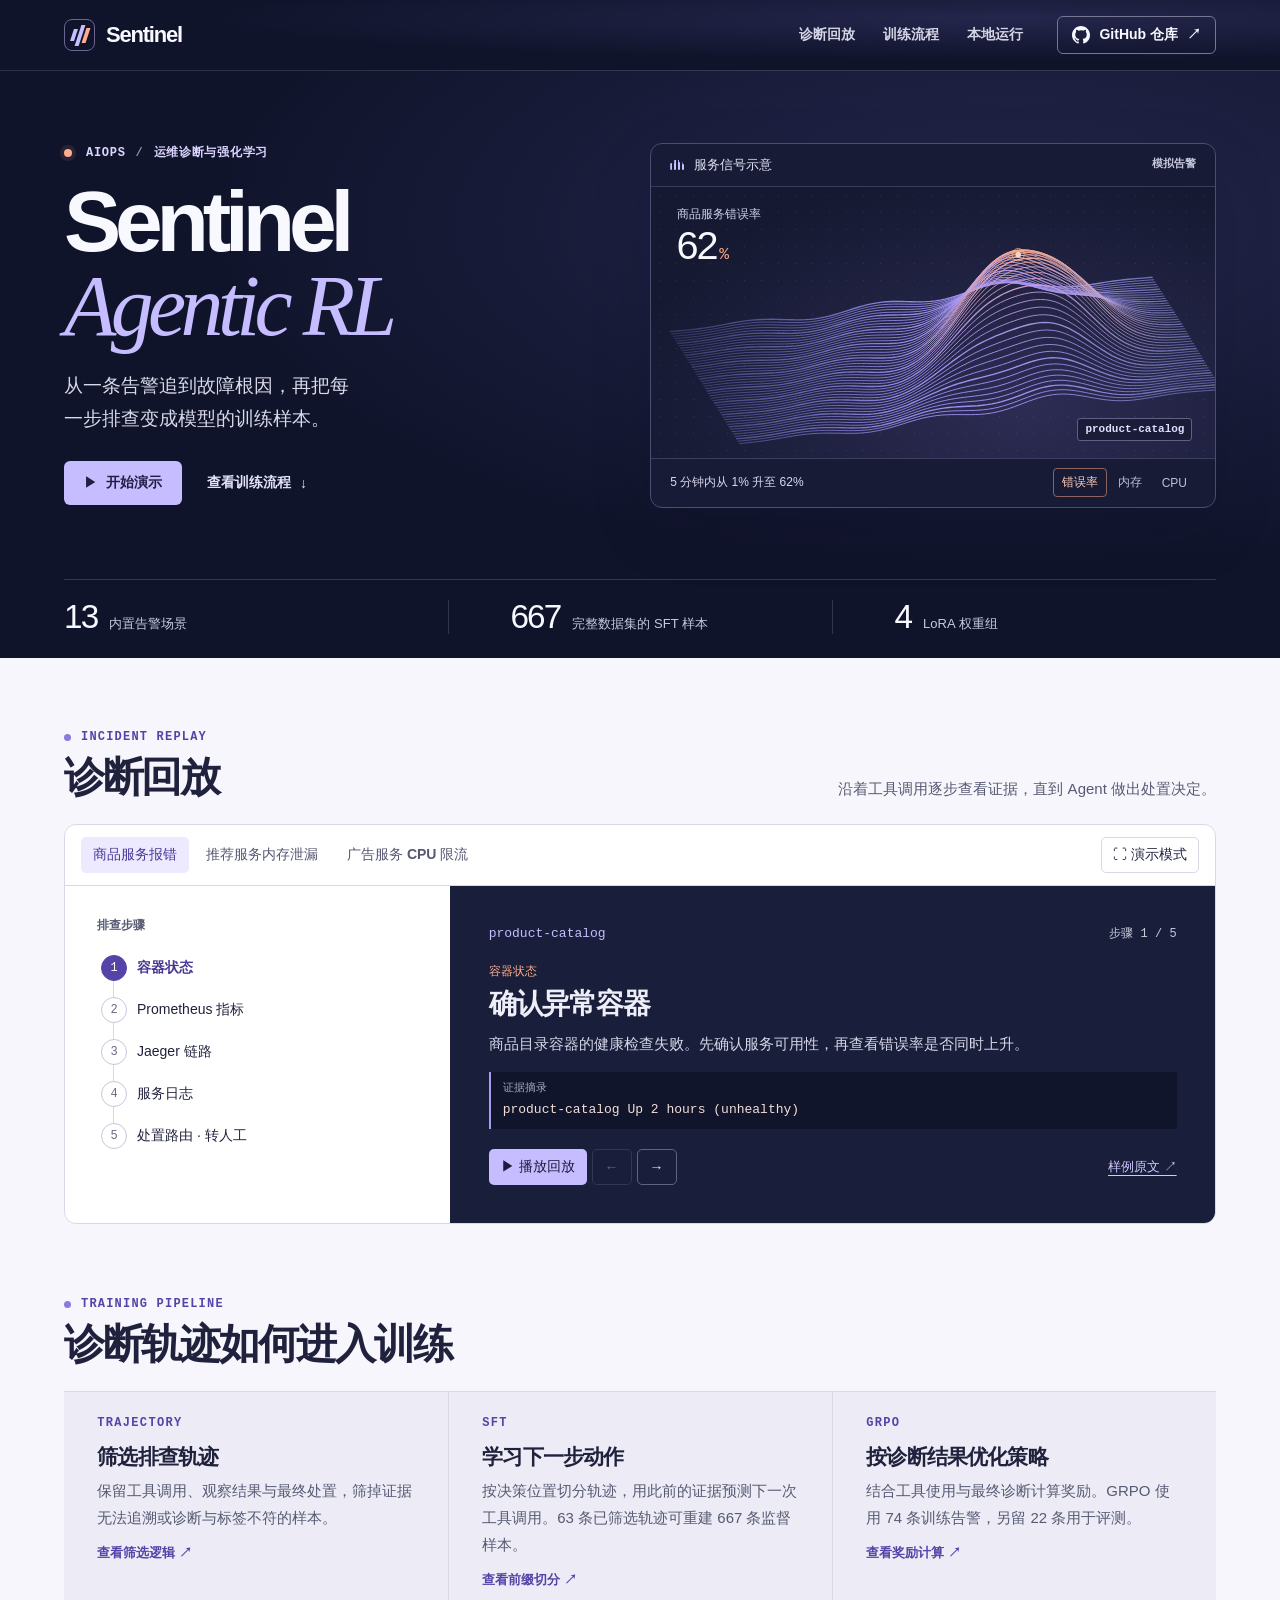
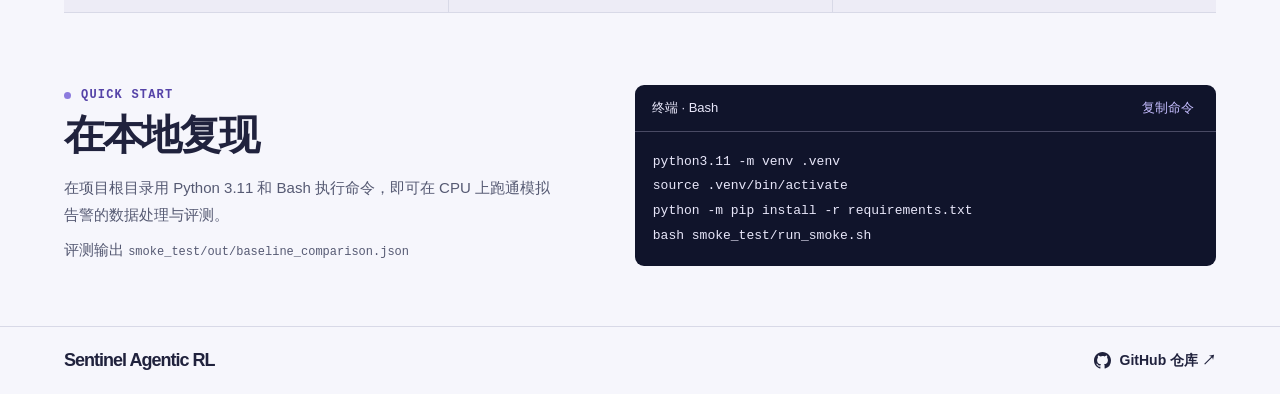
<file: docs/index.html>
<!doctype html>
<html lang="zh-CN">
<head>
  <meta charset="utf-8">
  <meta name="viewport" content="width=device-width, initial-scale=1">
  <meta name="theme-color" content="#10142b">
  <meta name="description" content="跟随一条模拟告警的诊断轨迹，查看 Sentinel 如何收集证据、选择处置动作，并把工具调用转化为训练样本。">
  <title>Sentinel Agentic RL · 交互诊断演示</title>
  <link rel="icon" href="data:image/svg+xml,%3Csvg xmlns='http://www.w3.org/2000/svg' viewBox='0 0 40 40'%3E%3Crect width='40' height='40' rx='10' fill='%23101530'/%3E%3Cpath d='m6 27 10-15 5 13 11-16' fill='none' stroke='%23b8b1ff' stroke-width='4'/%3E%3C/svg%3E">
  <link rel="stylesheet" href="styles.css">
  <script src="app.js" defer></script>
</head>
<body>
<a class="skip" href="#main">跳至主要内容</a>
<header class="mast"><div class="wrap navrow">
    <a class="brand" href="#main" aria-label="Sentinel 首页"><span class="mark" aria-hidden="true"><i></i><i></i><i></i></span>Sentinel</a>
    <nav aria-label="主导航"><a href="#replay">诊断回放</a><a href="#training">训练流程</a><a href="#run">本地运行</a></nav>
    <a class="repo" href="https://github.com/lane-cv/Sentinel-agentic-rl" target="_blank" rel="noopener noreferrer"><svg width="18" height="18" viewBox="0 0 16 16" fill="currentColor" aria-hidden="true" focusable="false"><path id="github-mark" d="M8 0C3.58 0 0 3.58 0 8c0 3.54 2.29 6.53 5.47 7.59.4.07.55-.17.55-.38 0-.19-.01-.82-.01-1.49-2.01.37-2.53-.49-2.69-.94-.09-.23-.48-.94-.82-1.13-.28-.15-.68-.52-.01-.53.63-.01 1.08.58 1.23.82.72 1.21 1.87.87 2.33.66.07-.52.28-.87.51-1.07-1.78-.2-3.64-.89-3.64-3.95 0-.87.31-1.59.82-2.15-.08-.2-.36-1.02.08-2.12 0 0 .67-.21 2.2.82A7.43 7.43 0 0 1 8 3.86c.68 0 1.36.09 2 .27 1.53-1.04 2.2-.82 2.2-.82.44 1.1.16 1.92.08 2.12.51.56.82 1.27.82 2.15 0 3.07-1.87 3.75-3.65 3.95.29.25.54.73.54 1.48 0 1.07-.01 1.93-.01 2.2 0 .21.15.46.55.38A8.013 8.013 0 0 0 16 8c0-4.42-3.58-8-8-8Z"/></svg> GitHub 仓库 <span aria-hidden="true">↗</span></a>
  </div></header>
<main id="main">
<div class="mast">
  <section class="hero wrap" aria-labelledby="title">
    <div class="intro"><p class="eyebrow hero-label"><span class="signal-dot"></span>AIOps <span class="slash">/</span> 运维诊断与强化学习</p>
      <h1 id="title">Sentinel<br><em>Agentic RL</em></h1>
      <p class="lead">从一条告警追到故障根因，再把每一步排查变成模型的训练样本。</p>
      <div class="hero-actions"><a id="present" class="button primary" href="#replay"><span aria-hidden="true">▶</span> 开始演示</a><a class="hero-link" href="#training">查看训练流程 <span aria-hidden="true">↓</span></a></div>
    </div>
    <figure class="signal-panel" aria-labelledby="signal-title">
      <figcaption class="signal-head"><span class="plot-label"><b aria-hidden="true"></b>服务信号示意</span><span class="sim">模拟告警</span></figcaption>
      <div class="plot">
        <div class="plot-heading"><span id="signal-title">商品服务错误率</span><strong id="signal-value">62<small>%</small></strong></div>
        <canvas id="field" width="660" height="300" aria-hidden="true"></canvas>
        <span class="plot-service" id="plot-service">product-catalog</span>
      </div>
      <div class="plot-foot"><p id="signal-note">5 分钟内从 1% 升至 62%</p><div id="signals" class="signal-choices" role="group" aria-label="切换模拟信号" hidden></div></div>
    </figure>
  </section>
  <dl class="stats wrap"><div><dt>内置告警场景</dt><dd>13</dd></div><div><dt>完整数据集的 SFT 样本</dt><dd>667</dd></div><div><dt>LoRA 权重组</dt><dd>4</dd></div></dl>
</div>
<div class="wrap body">
  <section id="replay" aria-labelledby="replay-title">
    <div class="section-heading"><div><p class="eyebrow"><i></i>Incident replay</p><h2 id="replay-title">诊断回放</h2></div><p>沿着工具调用逐步查看证据，直到 Agent 做出处置决定。</p></div>
    <div id="replay-home">
      <div class="workbench" id="workbench">
        <div class="workbench-head"><div class="case-list" id="case-buttons" role="group" aria-label="选择模拟告警" hidden></div><button class="expand" id="expand" type="button" hidden><span aria-hidden="true">⛶</span> 演示模式</button></div>
        <div class="replay-grid">
          <aside><p class="side-label">排查步骤</p><ol id="timeline"></ol><noscript>启用 JavaScript 后可切换场景并播放回放。</noscript></aside>
          <article class="evidence">
            <div class="evidence-head"><code id="service">product-catalog</code><span class="step-count" id="progress">步骤 1 / 5</span></div>
            <div id="step-content" aria-live="polite" aria-atomic="true">
              <p class="tool" id="tool">容器状态</p><h3 id="step-title">确认异常容器</h3>
              <p id="observation">商品目录容器的健康检查失败。先确认服务可用性，再查看错误率是否同时上升。</p>
              <div class="record"><span>证据摘录</span><code id="record">product-catalog   Up 2 hours (unhealthy)</code></div>
            </div>
            <div class="controls" id="controls" hidden><div class="transport"><button class="play" id="play" type="button">播放回放</button><button class="arrow" id="previous" type="button" aria-label="上一步">←</button><button class="arrow" id="next" type="button" aria-label="下一步">→</button></div><a id="source" target="_blank" rel="noopener noreferrer">样例原文 ↗</a></div>
          </article>
        </div>
      </div>
    </div>
  </section>
  <section id="training" aria-labelledby="training-title">
    <div class="section-heading"><div><p class="eyebrow"><i></i>Training pipeline</p><h2 id="training-title">诊断轨迹如何进入训练</h2></div></div>
    <div class="pipeline">
      <article><p class="tech">TRAJECTORY</p><h3>筛选排查轨迹</h3><p>保留工具调用、观察结果与最终处置，筛掉证据无法追溯或诊断与标签不符的样本。</p><a href="https://github.com/lane-cv/Sentinel-agentic-rl/blob/main/data/cold_start/rejection_sample.py" target="_blank" rel="noopener noreferrer">查看筛选逻辑 ↗</a></article>
      <article><p class="tech">SFT</p><h3>学习下一步动作</h3><p>按决策位置切分轨迹，用此前的证据预测下一次工具调用。63 条已筛选轨迹可重建 667 条监督样本。</p><a href="https://github.com/lane-cv/Sentinel-agentic-rl/blob/main/data/cold_start/prefix_split.py" target="_blank" rel="noopener noreferrer">查看前缀切分 ↗</a></article>
      <article><p class="tech">GRPO</p><h3>按诊断结果优化策略</h3><p>结合工具使用与最终诊断计算奖励。GRPO 使用 74 条训练告警，另留 22 条用于评测。</p><a href="https://github.com/lane-cv/Sentinel-agentic-rl/blob/main/grpo/reward_router.py" target="_blank" rel="noopener noreferrer">查看奖励计算 ↗</a></article>
    </div>
  </section>
  <section class="run" id="run" aria-labelledby="run-title">
    <div><p class="eyebrow"><i></i>Quick start</p><h2 id="run-title">在本地复现</h2><p>在项目根目录用 Python 3.11 和 Bash 执行命令，即可在 CPU 上跑通模拟告警的数据处理与评测。</p><p class="output">评测输出 <code>smoke_test/out/baseline_comparison.json</code></p></div>
    <div class="terminal"><div class="term-head"><span>终端 · Bash</span><button id="copy" type="button" hidden>复制命令</button></div><pre tabindex="0"><code id="commands">python3.11 -m venv .venv
source .venv/bin/activate
python -m pip install -r requirements.txt
bash smoke_test/run_smoke.sh</code></pre><span id="copy-status" class="sr" role="status"></span></div>
  </section>
</div>
</main>
<footer><div class="wrap"><a class="brand" href="#main">Sentinel Agentic RL</a><a class="footer-link" href="https://github.com/lane-cv/Sentinel-agentic-rl" target="_blank" rel="noopener noreferrer"><svg width="17" height="17" viewBox="0 0 16 16" fill="currentColor" aria-hidden="true"><use href="#github-mark"/></svg> GitHub 仓库 ↗</a></div></footer>
<dialog id="stage" aria-labelledby="stage-title"><div class="stage-header"><div><p class="eyebrow"><i></i>Sentinel Agentic RL</p><h2 id="stage-title">诊断演示</h2></div><button id="close-stage" type="button">退出演示 <span aria-hidden="true">×</span></button></div><div id="stage-slot"></div><p class="shortcuts">← → 切换步骤　·　K 播放或暂停　·　Esc 退出</p></dialog>
</body>
</html>
</file>
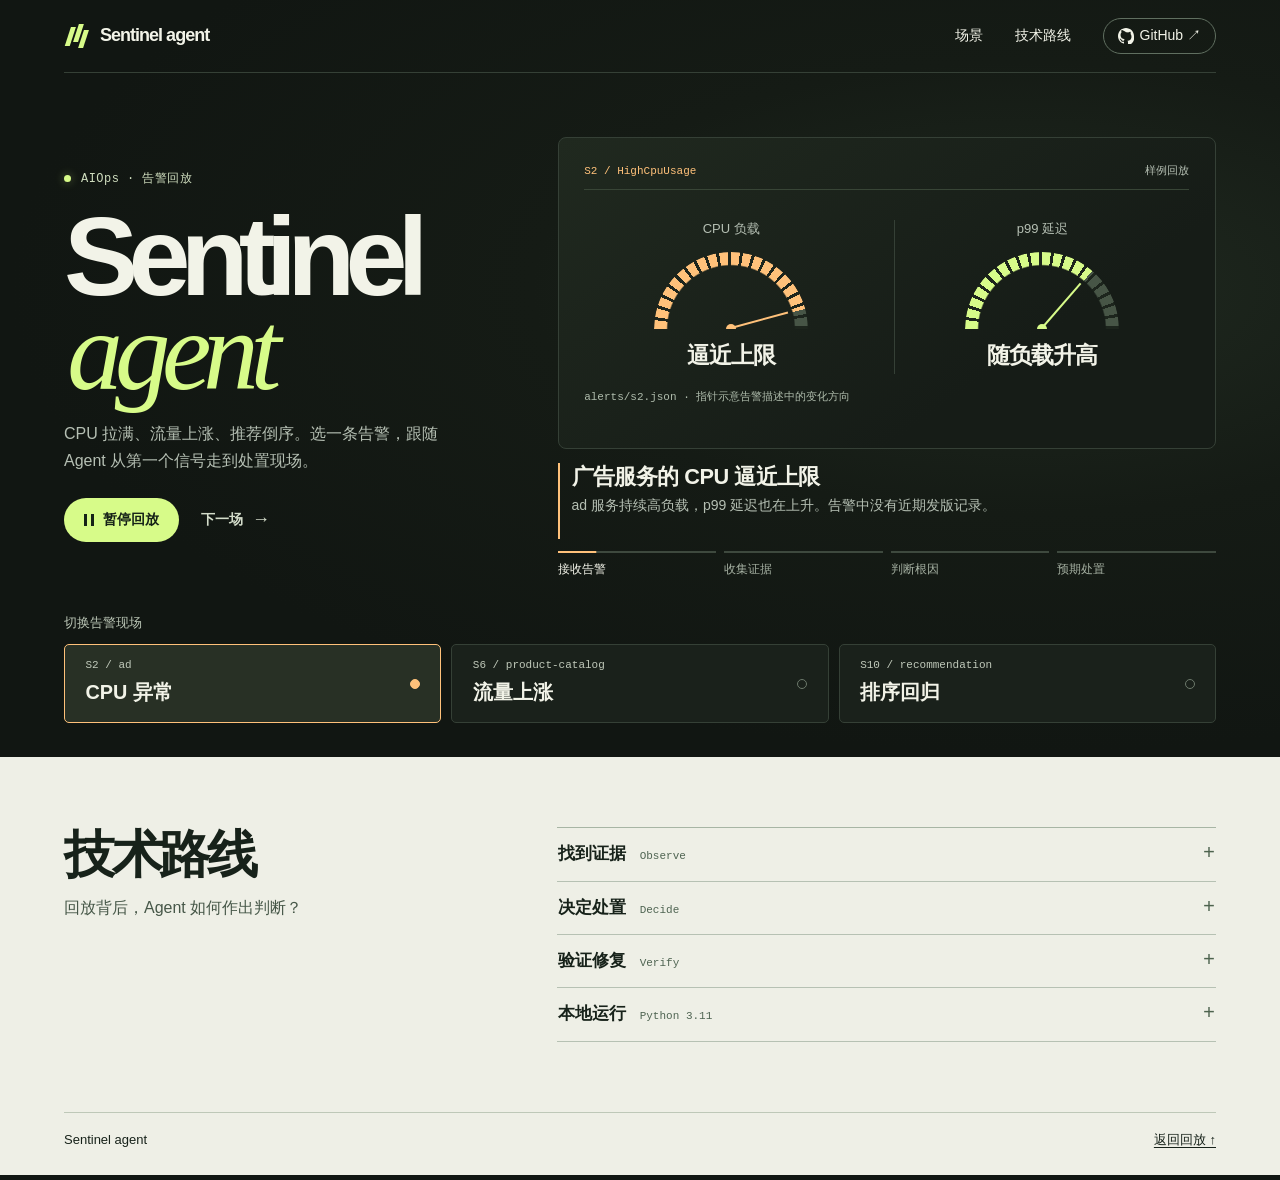
<file: Sentinel-agent/docs/index.html>
<!doctype html>
<html lang="zh-CN">
<head>
  <meta charset="utf-8">
  <meta name="viewport" content="width=device-width, initial-scale=1">
  <meta name="theme-color" content="#111612">
  <meta name="description" content="切换三段告警回放，跟随 Sentinel agent 观察信号、收集证据，直到处置结果。">
  <title>Sentinel agent · 告警回放</title>
  <style>
    :root {
      color-scheme: dark;
      --night: #111612;
      --chalk: #f2f3e8;
      --muted: #b5bfb3;
      --line: #354036;
      --lime: #d7fb89;
      --paper: #eeefe6;
      --ink: #17221a;
      --mono: 'IBM Plex Mono', Menlo, Consolas, monospace;
      --sans: 'Inter', 'PingFang SC', 'Microsoft YaHei', sans-serif;
    }
    * { box-sizing: border-box; }
    html { scroll-behavior: smooth; scroll-padding-top: 18px; }
    body { margin: 0; color: var(--chalk); background: var(--night); font: 16px/1.55 var(--sans); }
    a { color: inherit; text-decoration: none; }
    button, summary { font: inherit; cursor: pointer; }
    button { color: inherit; }
    a:focus-visible, button:focus-visible, summary:focus-visible { outline: 2px solid #ed9c54; outline-offset: 4px; }
    [hidden] { display: none !important; }
    .wrap { max-width: 1430px; margin: 0 auto; padding-inline: clamp(20px,5vw,78px); }
    .skip { position: fixed; top: -5em; left: 12px; z-index: 20; background: var(--lime); color: var(--ink); padding: .5em 1em; }
    .skip:focus { top: 8px; }
    .night { position: relative; isolation: isolate; background: radial-gradient(ellipse at 80% 38%, #202a20 0, #151b15 34%, var(--night) 70%); }
    .mast { display: flex; align-items: center; justify-content: space-between; gap: 16px; min-height: 73px; border-bottom: 1px solid var(--line); }
    .brand, nav, .repo, .mode, .controls, .play, .next { display: flex; align-items: center; }
    .brand { gap: 10px; font-size: 18px; letter-spacing: -.055em; font-weight: 700; white-space: nowrap; }
    .brand i { position: relative; width: 26px; height: 24px; display: block; overflow: hidden; transform: skew(-18deg); }
    .brand i::before, .brand i::after { content: ''; position: absolute; width: 5px; height: 19px; top: 3px; left: 4px; background: var(--lime); box-shadow: 7px -4px var(--lime); }
    .brand i::after { left: 18px; top: 6px; box-shadow: none; }
    nav { gap: clamp(14px,2.5vw,40px); font-size: 14px; }
    nav > a:hover, .next:hover { color: var(--lime); }
    .repo { gap: 6px; white-space: nowrap; border: 1px solid #606f60; border-radius: 30px; padding: 6px 14px; }
    .repo:hover { border-color: var(--lime); }
    .hero { display: grid; grid-template-columns: minmax(0,.86fr) minmax(0,1.28fr); align-items: center; gap: clamp(22px,4vw,64px); padding: clamp(38px,5vw,78px) 0 34px; }
    .intro { padding-bottom: 6px; }
    .mode { gap: 10px; color: #cfddbe; font: 12px var(--mono); letter-spacing: .04em; }
    .mode::before { content: ''; width: 7px; height: 7px; border-radius: 50%; background: var(--lime); box-shadow: 0 0 10px #d7fb8966; }
    h1 { margin: 23px 0 20px; font-size: clamp(74px,8.7vw,136px); line-height: .85; letter-spacing: -.088em; font-weight: 630; }
    h1 em { display: block; margin-left: .03em; font-family: 'Instrument Serif', 'Baskerville', Georgia, serif; font-weight: 400; letter-spacing: -.075em; color: var(--lime); }
    .intro p { max-width: 24em; line-height: 1.7; color: var(--muted); margin: 0; }
    .controls { margin-top: 24px; gap: 22px; flex-wrap: wrap; }
    .play, .next { border: 0; gap: 9px; font-size: 14px; font-weight: 650; }
    .play { border-radius: 30px; padding: 11px 20px; background: var(--lime); color: #152117; }
    .play:hover { background: #e7ffae; }
    .play-icon { display: inline-block; width: 10px; height: 12px; border-left: 3px solid; border-right: 3px solid; }
    .play[data-playing="false"] .play-icon { width: 0; height: 0; border: 6px solid transparent; border-left: 10px solid currentColor; border-right: 0; }
    .next { padding: 8px 0; background: none; color: #d3dcca; }
    .next span { font-size: 18px; }
    .field { --scene: #ffc17a; margin: 0; position: relative; min-width: 0; }
    .display {
      padding: clamp(14px, 2vw, 26px);
      border: 1px solid var(--line);
      border-radius: 8px;
      background: linear-gradient(145deg, #20291f, #161c17 70%);
    }
    .plot-head, .rank-head, .quality, .gauge-pair { display: flex; align-items: center; }
    .plot-head { justify-content: space-between; gap: 10px; border-bottom: 1px solid #384536; padding-bottom: 10px; font: 11px/1.4 var(--mono); color: var(--muted); }
    .plot-head strong { font: inherit; color: var(--scene); overflow-wrap: anywhere; }
    .plot-head span { flex-shrink: 0; }
    .evidence { min-height: 232px; display: grid; align-content: center; padding-top: 14px; }
    .gauge-pair { justify-content: space-around; gap: 16px; }
    .gauge-cell { text-align: center; flex: 1; min-width: 0; }
    .gauge-cell + .gauge-cell { border-left: 1px solid var(--line); }
    .gauge-cell h2 { font: 13px var(--sans); color: var(--muted); margin: 0 0 14px; }
    .dial { position: relative; width: min(76%, 154px); aspect-ratio: 2; margin: auto; overflow: hidden; }
    .dial::before {
      content: ''; position: absolute; inset: 0 0 auto; aspect-ratio: 1; border-radius: 50%;
      background: repeating-conic-gradient(from -90deg, transparent 0deg 6.6deg, #1d251d 6.6deg 9deg),
                  conic-gradient(from -90deg, var(--tint) 0deg var(--angle), #475546 var(--angle) 180deg, transparent 180deg);
      mask: radial-gradient(farthest-side, transparent 82%, black 84%);
    }
    .dial::after { content: ''; position: absolute; left: calc(50% - 5px); bottom: -5px; width: 10px; height: 10px; border-radius: 50%; background: var(--tint); }
    .needle { position: absolute; left: 50%; bottom: 0; width: 38%; height: 2px; background: var(--tint); transform-origin: left center; transform: rotate(calc(var(--angle) - 180deg)); }
    #cpu-dial { --tint: #ffc17a; --angle: 162deg; }
    #latency-dial { --tint: #d7fb89; --angle: 130deg; }
    .gauge-cell strong { display: block; margin-top: 9px; font-size: clamp(17px, 2vw, 23px); letter-spacing: -.04em; }
    .source { margin: 16px 0 0; color: #afbcac; font: 11px/1.45 var(--mono); }
    .volume-head { display: flex; align-items: baseline; gap: 10px; }
    .volume-head strong { color: var(--scene); font: 600 clamp(32px, 4.5vw, 58px)/1 var(--sans); letter-spacing: -.065em; }
    .volume-head span, .rank-head strong { font-size: 14px; }
    .volume { display: grid; grid-template-columns: 5.5em 1fr 3.2em; align-items: center; gap: 7px 12px; margin: 14px 0; font: 12px var(--sans); color: #dae2d5; }
    .track { height: 10px; border-radius: 2px; background: #364236; overflow: hidden; }
    .track i { display: block; height: 100%; transform: scaleX(var(--reveal, 1)); transform-origin: left; }
    .baseline { width: 90.91%; background: #859582; }
    .current { width: 93.64%; background: var(--scene); }
    .volume b { font: 12px var(--mono); }
    .quality { gap: 7px 18px; flex-wrap: wrap; font-size: 12px; color: #d3dece; }
    .quality span::before { content: '✓'; color: var(--scene); margin-right: 4px; }
    .rank-head { justify-content: space-between; gap: 10px; margin-bottom: 10px; }
    .compare { border: 1px solid #586358; color: var(--chalk); border-radius: 20px; padding: 3px 10px; font-size: 12px; background: transparent; }
    .compare:hover { border-color: var(--scene); color: var(--scene); }
    .rank-grid { display: grid; grid-template-columns: 22px 1fr; gap: 7px; }
    .places, .products { display: grid; gap: 4px; margin: 0; list-style: none; padding: 0; }
    .places span, .products li { display: flex; align-items: center; min-height: 32px; }
    .places { font: 11px var(--mono); color: #afbcac; }
    .products { position: relative; }
    .products li { position: relative; justify-content: space-between; gap: 8px; padding: 4px 10px; border: 1px solid #455043; border-radius: 3px; background: #202820; font: 12px var(--mono); }
    .products li[data-score="9"] { border-color: var(--scene); color: var(--scene); }
    .products small { color: #d5dcd1; font: 11px var(--sans); }
    .caption { margin: 14px 0 0; padding-left: 12px; border-left: 2px solid var(--scene); }
    .caption strong { font-size: clamp(17px,1.7vw,24px); line-height: 1.3; font-weight: 620; letter-spacing: -.025em; }
    .caption p { min-height: 3.1em; margin: 4px 0 0; color: var(--muted); font-size: 14px; }
    .stages { margin-top: 12px; display: grid; grid-template-columns: repeat(4,minmax(0,1fr)); gap: 8px; }
    .stages button { position: relative; padding: 9px 0 3px; text-align: left; border: 0; background: none; color: #a4afa1; font-size: 12px; }
    .stages button::before, .stages button::after { content: ''; height: 2px; position: absolute; top: 0; left: 0; right: 0; background: #3e493e; }
    .stages button::after { transform: scaleX(0); transform-origin: left; background: var(--scene); }
    .stages button.past::after { transform: scaleX(1); }
    .stages button[aria-current="step"] { color: var(--chalk); }
    .stages button[aria-current="step"]::after { transform: scaleX(var(--progress,.08)); }
    .stages button:hover { color: var(--scene); }
    .scene-picker { padding: 0 0 34px; }
    .scene-picker h2 { font: 13px/1.3 var(--sans); margin: 0 0 12px; color: #bac5b5; }
    .scenes { display: grid; grid-template-columns: repeat(3,minmax(0,1fr)); gap: 10px; }
    .scene { background: #1a211b; border: 1px solid #354036; border-radius: 5px; text-align: left; min-width: 0; padding: 14px clamp(10px,1.6vw,24px); display: flex; align-items: center; justify-content: space-between; gap: 12px; transition: background .2s,border-color .2s; }
    .scene:hover { background: #252e24; }
    .scene[aria-pressed="true"] { border-color: var(--tone); background: #283025; }
    .scene small { font: 11px var(--mono); color: #c0c9ba; display: block; margin-bottom: 6px; overflow-wrap: anywhere; }
    .scene strong { font-size: clamp(15px,1.55vw,21px); font-weight: 610; }
    .scene::after { content: ''; width: 8px; height: 8px; flex: 0 0 auto; border: 1px solid #6c796b; border-radius: 50%; }
    .scene[aria-pressed="true"]::after { border-color: var(--tone); background: var(--tone); }
    #cpu { --tone: #ffc17a; } #trend { --tone: #a3dba5; } #rank { --tone: #c5b4fc; }
    .paper { color-scheme: light; background: var(--paper); color: var(--ink); }
    .route { display: grid; grid-template-columns: .82fr 1.3fr; gap: clamp(26px,6vw,100px); padding-block: clamp(42px,5.5vw,84px); }
    .route h2 { margin: 0 0 12px; font-size: clamp(32px,4vw,60px); line-height: 1.1; letter-spacing: -.065em; }
    .route header p { color: #465748; margin: 0; }
    .route-list { min-width: 0; border-top: 1px solid #a7b5a4; }
    .route details { border-bottom: 1px solid #b6c1b3; }
    .route summary { display: flex; align-items: baseline; gap: 14px; list-style: none; padding: 13px 1px; font-weight: 650; font-size: 17px; }
    .route summary::-webkit-details-marker { display: none; }
    .route summary::after { content: '+'; margin-left: auto; font: 20px var(--mono); color: #4d634e; }
    .route details[open] > summary::after { content: '−'; }
    .route summary small { font: 11px var(--mono); color: #4f6452; }
    .route details p { margin: 0 0 14px; color: #3e5141; font-size: 15px; }
    code { font-family: var(--mono); overflow-wrap: anywhere; }
    pre { overflow-x: auto; padding: 14px; border-radius: 4px; background: #dfe5d9; font: 12px/1.7 var(--mono); white-space: pre-wrap; overflow-wrap: anywhere; }
    .home-foot { display: flex; justify-content: space-between; align-items: center; gap: 14px; padding: 17px 0 25px; border-top: 1px solid #bec8b8; font-size: 13px; }
    .home-foot a { text-decoration: underline; text-underline-offset: 3px; }
    .sr-only { position: absolute; width: 1px; height: 1px; overflow: hidden; clip-path: inset(50%); white-space: nowrap; }
    @media (max-width: 800px) {
      .hero { grid-template-columns: minmax(0,.75fr) minmax(0,1.15fr); gap: 18px; }
      h1 { font-size: clamp(65px,9vw,78px); }
      .scene { gap: 4px; }
    }
    @media (max-width: 660px) {
      .mast { min-height: 58px; }
      nav { gap: 14px; font-size: 12px; }
      .repo { padding: 4px 9px; }
      .brand { font-size: 16px; gap: 5px; }
      .hero { grid-template-columns: minmax(0,1fr); gap: 23px; padding: 28px 0 23px; }
      h1 { margin: 14px 0 12px; font-size: clamp(56px,12vw,80px); line-height: .98; }
      h1 em { display: inline; margin-left: .04em; }
      .mode { font-size: 11px; }
      .intro { padding-bottom: 0; }
      .intro p { max-width: 32em; font-size: 14px; }
      .controls { margin-top: 14px; gap: 16px; }
      .play { padding: 8px 14px; }
      .evidence { min-height: 215px; }
      .caption { margin-top: 9px; }
      .caption p { min-height: 3.05em; }
      .scene-picker { padding-bottom: 24px; }
      .scenes { gap: 6px; }
      .scene { padding: 9px 8px; }
      .scene small { margin-bottom: 3px; font-size: 10px; }
      .scene small span { display: none; }
      .route { grid-template-columns: minmax(0,1fr); gap: 22px; }
    }
    @media (max-width: 380px) {
      .wrap { padding-inline: 15px; }
      .brand i { display: none; }
      nav { gap: 10px; }
    }
    @media (prefers-reduced-motion: reduce) {
      html { scroll-behavior: auto; }
      *, *::before, *::after { transition-duration: 0s !important; }
    }
  </style>
</head>
<body id="top">
<a class="skip" href="#main">跳到告警回放</a>
<main id="main">
  <div class="night">
    <div class="wrap">
      <header class="mast">
        <a class="brand" href="#top"><i aria-hidden="true"></i>Sentinel agent</a>
        <nav aria-label="主导航">
          <a href="#cases">场景</a><a href="#architecture">技术路线</a>
          <a class="repo" href="https://github.com/lane-cv/Sentinel-agent.git" aria-label="在 GitHub 查看 Sentinel agent 源码">
            <svg width="16" height="16" viewBox="0 0 16 16" fill="currentColor" aria-hidden="true" focusable="false">
              <path d="M8 0C3.58 0 0 3.58 0 8c0 3.54 2.29 6.53 5.47 7.59.4.07.55-.17.55-.38 0-.19-.01-.82-.01-1.49-2.23.41-2.81-.55-2.99-1.05-.1-.26-.53-1.06-.91-1.27-.31-.17-.75-.59-.01-.6.7-.01 1.2.64 1.37.91.8 1.35 2.08.97 2.59.74.08-.58.31-.97.56-1.19-1.98-.23-4.05-.99-4.05-4.4 0-.97.35-1.77.92-2.39-.09-.23-.4-1.14.09-2.37 0 0 .75-.24 2.46.91A8.24 8.24 0 018 4.34c.68 0 1.36.09 2 .27 1.71-1.16 2.46-.91 2.46-.91.49 1.23.18 2.14.09 2.37.57.62.92 1.41.92 2.39 0 3.42-2.08 4.17-4.06 4.4.32.28.6.81.6 1.64 0 1.18-.01 2.13-.01 2.42 0 .21.15.46.55.38A8.013 8.013 0 0016 8c0-4.42-3.58-8-8-8Z"/>
            </svg>
            <span>GitHub ↗</span>
          </a>
        </nav>
      </header>
      <section class="hero" aria-labelledby="title">
        <div class="intro">
          <div class="mode">AIOps · 告警回放</div>
          <h1 id="title">Sentinel <em>agent</em></h1>
          <p>CPU 拉满、流量上涨、推荐倒序。选一条告警，跟随 Agent 从第一个信号走到处置现场。</p>
          <div class="controls" id="controls" hidden>
            <button class="play" id="play" type="button"><i class="play-icon" aria-hidden="true"></i><span>暂停回放</span></button>
            <button class="next" id="next" type="button">下一场<span aria-hidden="true">→</span></button>
          </div>
        </div>
        <figure class="field" id="field" aria-label="告警样例的信号示意与诊断过程">
          <div class="display">
            <div class="plot-head"><strong id="event-name">S2 / HighCpuUsage</strong><span>样例回放</span></div>
            <div class="evidence" id="cpu-evidence">
              <div class="gauge-pair">
                <div class="gauge-cell"><h2>CPU 负载</h2><div class="dial" id="cpu-dial" aria-hidden="true"><i class="needle"></i></div><strong>逼近上限</strong></div>
                <div class="gauge-cell"><h2>p99 延迟</h2><div class="dial" id="latency-dial" aria-hidden="true"><i class="needle"></i></div><strong>随负载升高</strong></div>
              </div>
              <p class="source">alerts/s2.json · 指针示意告警描述中的变化方向</p>
            </div>
            <div class="evidence" id="trend-evidence" hidden>
              <div class="volume-head"><strong>≈ +3%</strong><span>请求量周环比</span></div>
              <div class="volume">
                <span>上周同期</span><div class="track" aria-hidden="true"><i class="baseline"></i></div><b>100</b>
                <span>当前请求量</span><div class="track" aria-hidden="true"><i class="current"></i></div><b>≈ 103</b>
              </div>
              <div class="quality"><span>错误率在目标内</span><span>p99 延迟在目标内</span></div>
              <p class="source">alerts/s6_info.json · 以上周同期请求量为 100</p>
            </div>
            <div class="evidence" id="rank-evidence" hidden>
              <div class="rank-head"><strong id="order-label">故障输出 · 低分在前</strong><button class="compare" id="compare" type="button">对照预期 ⇄</button></div>
              <div class="rank-grid">
                <div class="places" aria-hidden="true"><span>01</span><span>02</span><span>03</span></div>
                <ol class="products" id="products" aria-labelledby="order-label">
                  <li data-score="1">PRODUCT-0 <small>热度分 1</small></li>
                  <li data-score="5">PRODUCT-2 <small>热度分 5</small></li>
                  <li data-score="9">PRODUCT-1 <small>热度分 9</small></li>
                </ol>
              </div>
              <p class="source">test_ranking.py · 同一组商品，比较两种排序方向</p>
            </div>
          </div>
          <figcaption class="caption">
            <strong id="stage-title">广告服务的 CPU 逼近上限</strong>
            <p id="stage-copy">ad 服务持续高负载，p99 延迟也在上升。告警中没有近期发版记录。</p>
          </figcaption>
          <div class="stages" id="stages" role="group" aria-label="选择回放阶段" hidden>
            <button type="button" aria-current="step">接收告警</button><button type="button">收集证据</button>
            <button type="button">判断根因</button><button type="button">预期处置</button>
          </div>
        </figure>
      </section>
      <section class="scene-picker" id="cases" aria-labelledby="scene-title" hidden>
        <h2 id="scene-title">切换告警现场</h2>
        <div class="scenes" role="group" aria-labelledby="scene-title">
          <button id="cpu" type="button" class="scene" aria-pressed="true"><span><small>S2<span> / ad</span></small><strong>CPU 异常</strong></span></button>
          <button id="trend" type="button" class="scene" aria-pressed="false"><span><small>S6<span> / product-catalog</span></small><strong>流量上涨</strong></span></button>
          <button id="rank" type="button" class="scene" aria-pressed="false"><span><small>S10<span> / recommendation</span></small><strong>排序回归</strong></span></button>
        </div>
      </section>
      <p id="announcement" class="sr-only" role="status"></p>
    </div>
  </div>
  <div class="paper">
    <div class="wrap">
      <section class="route" id="architecture" aria-labelledby="route-title">
        <header><h2 id="route-title">技术路线</h2><p>回放背后，Agent 如何作出判断？</p></header>
        <div class="route-list">
          <details><summary>找到证据 <small>Observe</small></summary><p>告警按指纹去重。诊断 Agent 通过 Claude Agent SDK 调用工具，按手册查询 Prometheus 指标和 Jaeger 调用链，也可从 Milvus 检索相似工单。</p></details>
          <details><summary>决定处置 <small>Decide</small></summary><p>Pydantic 校验诊断结构。置信度低于默认阈值 0.6 时转人工。信息类事件记录报告，线上操作由钩子核对命令与目标白名单。</p></details>
          <details><summary>验证修复 <small>Verify</small></summary><p>修复 Agent 在配置的服务仓库中修改代码、运行构建和回归测试，验证通过后可发起 PR。评测脚本将实际路由与场景预期对照。</p></details>
          <details id="start"><summary>本地运行 <small>Python 3.11</small></summary><p>在项目根目录安装依赖，复制配置模板并填写模型服务地址、模型名及鉴权信息。</p>
            <pre><code>python3.11 -m venv .venv
source .venv/bin/activate
python -m pip install -r requirements.txt
cp -n .env.example .env</code></pre>
            <p>配好模型后，可用这条信息类告警试跑一次。</p>
            <pre><code>AIOPS_RAG_ENABLED=0 AIOPS_REMEDIATION_ENABLED=0 \
  python -m agent.run --alert alerts/s6_info.json \
  --json-out reports/s6_info.json</code></pre>
          </details>
        </div>
      </section>
      <footer class="home-foot"><span>Sentinel agent</span><a href="#top">返回回放 ↑</a></footer>
    </div>
  </div>
</main>
<script>
  const scenes = [
    {
      id: 'cpu', event: 'S2 / HighCpuUsage', tone: '#ffc17a',
      frames: [
        ['广告服务的 CPU 逼近上限', 'ad 服务持续高负载，p99 延迟也在上升。告警中没有近期发版记录。'],
        ['把请求量与 CPU 放在同一时间窗', '对照 Prometheus 的请求量、CPU 与延迟，再用容器指标核对当前占用。'],
        ['核对广告服务的故障开关', '样例指向 adServiceHighCpu。检查 flagd 中的开关值，区分模拟负载和代码热点。'],
        ['选择线上处置', '命令和目标都在白名单内时可自动执行并记录，否则把建议发给值班人员。']
      ]
    },
    {
      id: 'trend', event: 'S6 / InfoAdvisoryNoAction', tone: '#a3dba5',
      frames: [
        ['商品目录的请求量小幅上涨', '和上周同期相比，product-catalog 的请求量增加约 3%。'],
        ['核对错误率和尾延迟', '两个指标都在服务目标范围内。流量变化没有伴随可用性下降。'],
        ['识别为信息类事件', '样例描述的是正常流量波动，无需重启服务或修改代码。'],
        ['生成报告，结束本次诊断', '预期路由为 info_only。报告保留证据与判断依据，供后续查询。']
      ]
    },
    {
      id: 'rank', event: 'S10 / RecommendationRankingRegression', tone: '#c5b4fc',
      frames: [
        ['冷门商品排到了推荐列表前面', '新排序功能上线后，热门商品反而沉底，服务的 CPU、内存和延迟都正常。'],
        ['将异常与发布时间对齐', '核对部署记录，再用排序回归用例检查同一批商品的输出顺序。'],
        ['检查排序方向', '沿着 ranking.py 的评分排序逻辑，确认高分商品是否被错误地排在后面。'],
        ['验证排序修复，提交 PR', '修复 Agent 在配置的仓库运行回归测试。目标用例通过且没有新增失败时，才可提交修复 PR。']
      ]
    }
  ];

  const field = document.getElementById('field');
  const evidence = scenes.map(scene => document.getElementById(scene.id + '-evidence'));
  const cpuDial = document.getElementById('cpu-dial');
  const latencyDial = document.getElementById('latency-dial');
  const products = document.getElementById('products');
  const compare = document.getElementById('compare');
  const stageBar = document.getElementById('stages');
  const steps = [...stageBar.querySelectorAll('button')];
  const sceneButtons = [...document.querySelectorAll('.scene')];
  const play = document.getElementById('play');
  const preference = matchMedia('(prefers-reduced-motion: reduce)');
  const duration = 5400;
  let sceneIndex = 0;
  let stage = 0;
  let elapsed = 0;
  let playing = !preference.matches;
  let inView = true;
  let frameId = 0;
  let previous = null;
  let paintedAt = 0;
  function paintEvidence() {
    const id = scenes[sceneIndex].id;
    const progress = preference.matches || stage > 0 || (!playing && elapsed === 0) ? 1 : Math.min(1, elapsed / 1700);
    const rise = 1 - (1 - progress) ** 3;
    if (id === 'cpu') {
      cpuDial.style.setProperty('--angle', (75 + 91 * rise) + 'deg');
      latencyDial.style.setProperty('--angle', (46 + 86 * rise) + 'deg');
    } else if (id === 'trend') {
      evidence[sceneIndex].style.setProperty('--reveal', .85 + .15 * rise);
    }
  }

  function showRanking(expected) {
    const rows = [...products.children];
    const order = [...rows].sort((a, b) => (Number(a.dataset.score) - Number(b.dataset.score)) * (expected ? -1 : 1));
    if (rows[0] !== order[0]) {
      const offsets = new Map(rows.map(row => [row, row.offsetTop]));
      products.append(...order);
      if (inView && !preference.matches) {
        for (const row of rows) {
          for (const old of row.getAnimations()) old.cancel();
          const distance = offsets.get(row) - row.offsetTop;
          if (distance) row.animate([{transform: 'translateY(' + distance + 'px)'}, {transform: 'none'}],
                                    {duration: 550, easing: 'cubic-bezier(.25,.8,.25,1)'});
        }
      }
    }
    document.getElementById('order-label').textContent = expected ? '回归预期 · 高分在前' : '故障输出 · 低分在前';
    compare.textContent = expected ? '查看故障 ⇄' : '对照预期 ⇄';
  }
  function updateView(announce = false) {
    const scene = scenes[sceneIndex];
    field.style.setProperty('--scene',scene.tone);
    document.getElementById('event-name').textContent=scene.event;
    evidence.forEach((panel, i) => { panel.hidden = i !== sceneIndex; });
    if (scene.id === 'rank') showRanking(stage === 3);
    document.getElementById('stage-title').textContent=scene.frames[stage][0];
    document.getElementById('stage-copy').textContent=scene.frames[stage][1];
    sceneButtons.forEach((button,i)=>button.setAttribute('aria-pressed',String(i===sceneIndex)));
    steps.forEach((button,i)=>{
      button.classList.toggle('past',i<stage);
      if (i===stage) button.setAttribute('aria-current','step');
      else button.removeAttribute('aria-current');
    });
    play.dataset.playing=String(playing);
    play.querySelector('span').textContent=playing?'暂停回放':'播放回放';
    stageBar.style.setProperty('--progress', Math.max(.08,elapsed/duration));
    if (announce) document.getElementById('announcement').textContent=
      sceneButtons[sceneIndex].querySelector('strong').textContent+'，'+scene.frames[stage][0];
    paintEvidence();
  }
  function advanceScene(index) {
    sceneIndex=index; stage=0; elapsed=0;
  }
  function tick(now) {
    frameId=0;
    if (!playing || !inView || document.hidden) { previous=null; return; }
    const delta=previous===null?0:Math.min(now-previous,180);
    previous=now; elapsed+=delta;
    if (elapsed>=duration) {
      elapsed=0;
      if (stage===steps.length-1) advanceScene((sceneIndex+1)%scenes.length);
      else stage++;
      updateView();
    }
    if (now-paintedAt>45) {
      paintedAt=now;
      stageBar.style.setProperty('--progress',Math.max(.08,elapsed/duration));
      if (stage === 0 && elapsed < 2000 && !preference.matches) paintEvidence();
    }
    frameId=requestAnimationFrame(tick);
  }
  function schedule() {
    if (frameId) cancelAnimationFrame(frameId);
    frameId=0; previous=null;
    if (playing && inView && !document.hidden) frameId=requestAnimationFrame(tick);
  }
  function selectScene(index) {
    advanceScene(index); updateView(true); schedule();
  }
  sceneButtons.forEach((button,index)=>button.addEventListener('click',()=>selectScene(index)));
  function selectStage(index) {
    stage=index; elapsed=0; playing=false; updateView(true); schedule();
  }
  steps.forEach((button,index)=>button.addEventListener('click',()=>selectStage(index)));
  compare.addEventListener('click',()=>selectStage(stage === 3 ? 0 : 3));
  play.addEventListener('click',()=>{ playing=!playing; updateView(); schedule(); });
  document.getElementById('next').addEventListener('click',()=>selectScene((sceneIndex+1)%scenes.length));
  function readHash() {
    const index=scenes.findIndex(scene=>'#'+scene.id===location.hash);
    if (index>=0) selectScene(index);
    if (location.hash==='#start') document.getElementById('start').open=true;
  }
  window.addEventListener('hashchange',readHash);
  document.addEventListener('visibilitychange',schedule);
  preference.addEventListener('change',()=>{
    playing=!preference.matches; updateView(); schedule();
  });
  for (const id of ['controls','stages','cases']) document.getElementById(id).hidden=false;
  new IntersectionObserver(([entry])=>{ inView=entry.isIntersecting; schedule(); }).observe(field);
  updateView(); readHash(); schedule();
</script>
</body>
</html>
</file>
<file: docs/styles.css>
:root {
  --night: #10142b;
  --panel: #191e3a;
  --paper: #f6f6fc;
  --ink: #20223d;
  --muted: #565a73;
  --iris: #5543a8;
  --lilac: #c5bdff;
  --peach: #ffab8c;
  --line: #d8d9e7;
  --mono: "IBM Plex Mono", "SFMono-Regular", Consolas, monospace;
  font-family: Inter, "Helvetica Neue", "PingFang SC", "Microsoft YaHei", sans-serif;
  color: var(--ink);
  background: var(--paper);
}
* { box-sizing: border-box; }
[hidden] { display: none !important; }
body, h1, h2, h3, dl, dd, p, ol, pre, figure { margin: 0; }
body { -webkit-font-smoothing: antialiased; }
button, a { touch-action: manipulation; }
button { font: inherit; color: inherit; cursor: pointer; }
a { color: inherit; text-decoration: none; }
button:focus-visible, a:focus-visible, pre:focus-visible { outline: 3px solid #a18afa; outline-offset: 3px; }
.sr, .skip:not(:focus) { position: absolute; width: 1px; height: 1px; clip-path: inset(50%); overflow: hidden; }
.skip:focus { position: absolute; z-index: 10; background: white; padding: 12px; }
.wrap { width: min(1240px, 90%); margin: auto; }
.mast { background: radial-gradient(ellipse at 79% 26%, #24264c 0, transparent 56%), var(--night); color: #f8f8ff; }
header { border-bottom: 1px solid #ffffff1f; }
.navrow, footer .wrap { display: flex; align-items: center; gap: 34px; }
.navrow { height: 70px; }
.brand { display: inline-flex; align-items: center; gap: 11px; font-size: 22px; font-weight: 720; letter-spacing: -.055em; }
.mark { width: 31px; height: 32px; display: inline-flex; justify-content: center; align-items: center; gap: 2px; border: 1px solid #69668f; border-radius: 8px; }
.mark i { background: var(--lilac); width: 4px; height: 12px; transform: skew(-18deg); }
.mark i:nth-child(2) { height: 21px; }
.mark i:last-child { height: 15px; background: var(--peach); }
nav { display: flex; gap: 28px; margin-left: auto; color: #d6d5e8; }
nav a, .repo, .hero-actions a, .footer-link { font-size: 14px; font-weight: 610; }
nav a { padding-block: 10px; }
nav a:hover, .hero-link:hover { color: var(--peach); }
.repo, .button, .hero-link, .footer-link { display: inline-flex; align-items: center; justify-content: center; gap: 9px; }
.repo { padding: 9px 14px; border: 1px solid #777791; border-radius: 6px; }
.repo:hover, .repo:focus-visible { background: #302f51; }
.hero { display: grid; grid-template-columns: .96fr 1.04fr; gap: clamp(30px, 5vw, 78px); align-items: center; padding-block: clamp(46px,5.6vw,82px); }
.eyebrow, .side-label, .tech, .plot-service, .sim { font: 600 12px/1.4 var(--mono); }
.eyebrow { display: flex; align-items: center; gap: 10px; color: var(--iris); text-transform: uppercase; letter-spacing: .1em; }
.hero-label { color: #dbd5ff; letter-spacing: .06em; }
.slash { color: #918cb0; }
.signal-dot, .eyebrow i { display: inline-block; width: 8px; height: 8px; border-radius: 50%; }
.signal-dot { background: var(--peach); box-shadow: 0 0 0 4px #ffab8c18; margin-right: 4px; }
.eyebrow i { background: #8c7bde; width: 7px; height: 7px; }
h1 { font-size: clamp(68px, 6.7vw, 102px); line-height: .93; letter-spacing: -.072em; font-weight: 680; margin: 20px 0 18px; }
h1 em { font-family: "Baskervville", "Iowan Old Style", "Palatino Linotype", Georgia, serif; color: var(--lilac); font-weight: 400; letter-spacing: -.065em; line-height: 1.06; }
.lead { max-width: 25em; text-wrap: balance; color: #d9d9e9; font-size: clamp(17px,1.45vw,21px); line-height: 1.75; }
.hero-actions { display: flex; gap: 25px; align-items: center; margin-top: 26px; }
.button, .hero-link { min-height: 44px; }
.primary { padding-inline: 20px; background: var(--lilac); color: #231d43; border-radius: 6px; }
.primary:hover { background: #e0dbff; }
.primary span { font-size: 13px; }
.hero-link { color: #e5e2fc; }
.signal-panel { min-width: 0; border: 1px solid #4b4d72; border-radius: 12px; background: #171b36; overflow: hidden; box-shadow: 0 22px 65px #080a191f; }
.signal-head, .plot-foot { display: flex; align-items: center; justify-content: space-between; gap: 12px; padding-inline: 19px; }
.signal-head { border-bottom: 1px solid #383d5c; height: 43px; }
.plot-label { display: inline-flex; align-items: center; gap: 8px; font-size: 13px; font-weight: 580; color: #e6e5f7; }
.plot-label b { width: 16px; height: 10px; background: repeating-linear-gradient(90deg,#c7c0ff 0 2px,transparent 2px 4px); clip-path: polygon(0 35%,25% 35%,25% 0,54% 0,54% 25%,77% 25%,77% 47%,100% 47%,100% 100%,0 100%); }
.sim { color: #c8c8de; font-size: 11px; }
.plot { position: relative; isolation: isolate; aspect-ratio: 2.08; overflow: hidden; background: radial-gradient(ellipse at 66% 80%, #2d2c54, #151931 77%); }
.plot:before { content: ""; position: absolute; inset: 0; background-image: radial-gradient(#b1afdc48 .7px,transparent .9px); background-size: 17px 17px; opacity: .55; }
.plot canvas { width: 100%; height: 100%; position: absolute; inset: 0; }
.plot-heading { position: absolute; z-index: 1; top: 7%; left: 4.5%; display: grid; gap: 2px; pointer-events: none; }
.plot-heading > span { color: #d2d3eb; font-size: 12px; }
.plot-heading strong { font-size: clamp(28px,3.1vw,48px); font-weight: 520; letter-spacing: -.055em; line-height: 1.05; font-variant-numeric: tabular-nums; }
.plot-heading small { font: 500 .41em var(--mono); color: var(--peach); padding-left: 3px; letter-spacing: -.03em; }
.plot-service { position: absolute; bottom: 6%; right: 4%; padding: 3px 7px; font-size: 11px; color: #e0ddff; background: #181b36d9; border: 1px solid #606083; border-radius: 3px; }
.plot-foot { min-height: 49px; border-top: 1px solid #3b3e5d; flex-wrap: wrap; padding-block: 7px; }
.plot-foot p { font-size: 12px; color: #d9d8ed; }
.signal-choices { display: flex; gap: 2px; }
.signal-choices button { color: #c0bed8; padding: 5px 8px; border: 1px solid transparent; background: transparent; border-radius: 4px; font-size: 12px; }
.signal-choices button[aria-pressed="true"] { color: #ffceba; border-color: #8e655e; }
.stats { display: grid; grid-template-columns: repeat(3,1fr); padding-block: 20px 24px; border-top: 1px solid #ffffff27; }
.stats div { display: flex; flex-direction: row-reverse; justify-content: flex-end; align-items: baseline; gap: 12px; padding-left: 16%; }
.stats div + div { border-left: 1px solid #ffffff25; }
.stats div:first-child { padding-left: 0; }
.stats dd { font: 520 clamp(26px,2.6vw,39px)/1 "Helvetica Neue", sans-serif; letter-spacing: -.055em; }
.stats dt { color: #c7c8df; font-size: 13px; }
.body section { padding-top: clamp(50px,5.6vw,80px); scroll-margin-top: 20px; }
.section-heading, .stage-header { display: flex; align-items: end; justify-content: space-between; gap: 24px; margin-bottom: 22px; }
h2 { font-size: clamp(30px,3.2vw,44px); line-height: 1.2; margin-top: 7px; letter-spacing: -.055em; }
.section-heading > p, .run > div > p:not(.eyebrow), .pipeline article > p:not(.tech) { font-size: 15px; color: var(--muted); line-height: 1.8; }
.workbench { background: #fff; border: 1px solid var(--line); border-radius: 12px; overflow: hidden; }
.workbench-head { display: flex; align-items: center; justify-content: space-between; gap: 10px; padding: 12px 16px; border-bottom: 1px solid var(--line); }
.case-list, .transport { display: flex; flex-wrap: wrap; gap: 5px; }
.case-list button, .expand, .arrow, .play, #close-stage { border-radius: 5px; padding: 8px 11px; font-size: 14px; font-weight: 570; border: 1px solid transparent; background: transparent; }
.case-list button { color: #565873; }
.case-list button[aria-pressed="true"] { background: #ede9ff; color: #493898; }
.case-list button:hover, .expand:hover, .timeline-btn:hover { background: #f1effa; }
.expand { border-color: var(--line); white-space: nowrap; }
.replay-grid { display: grid; grid-template-columns: minmax(210px,.67fr) 1.33fr; }
aside { padding: clamp(19px,2.5vw,32px); }
.side-label { color: var(--muted); margin-bottom: 12px; }
#timeline { list-style: none; padding: 0; }
.timeline-btn { width: 100%; border: 0; background: transparent; text-align: left; display: flex; align-items: center; gap: 10px; position: relative; padding: 8px 4px; border-radius: 5px; font-size: 14px; line-height: 1.4; }
.timeline-btn .index { display: grid; place-items: center; width: 26px; height: 26px; flex: none; border-radius: 50%; font: 12px var(--mono); border: 1px solid #c6c7da; color: #676a81; background: white; z-index: 1; }
#timeline li:not(:last-child) .timeline-btn:after { content: ""; position: absolute; top: 32px; bottom: -11px; left: 16px; border-left: 1px solid var(--line); }
.timeline-btn[aria-current="step"] { color: #483790; font-weight: 660; }
.timeline-btn[aria-current="step"] .index { background: var(--iris); border-color: var(--iris); color: #fff; }
.timeline-btn.done .index { background: #eae6fc; border-color: #cfc5f5; color: #4e428d; }
.evidence { background: var(--panel); color: #eeeef8; padding: clamp(23px,3vw,39px); min-width: 0; display: flex; flex-direction: column; }
.evidence-head, .controls { display: flex; align-items: center; justify-content: space-between; gap: 12px; }
.evidence-head code { font: 13px var(--mono); color: var(--lilac); }
.step-count { font: 12px var(--mono); color: #cacadd; }
#step-content { margin-block: 21px 20px; }
.tool { font-size: 12px; color: var(--peach); margin-bottom: 7px; }
h3 { font-size: 21px; letter-spacing: -.04em; }
.evidence h3 { font-size: clamp(23px,2.15vw,33px); line-height: 1.25; }
#observation { color: #d6d7e8; font-size: 15px; line-height: 1.75; margin-top: 10px; }
.record { display: grid; gap: 5px; margin-top: 15px; padding: 8px 12px; background: #10152b; border-left: 2px solid #a79fee; }
.record span { color: #a5a8c5; font-size: 11px; }
.record code { color: #f3ded8; font: 13px/1.6 var(--mono); overflow-wrap: anywhere; }
.controls { margin-top: auto; }
.controls a { color: #d0c9ff; font-size: 13px; text-decoration: underline; text-underline-offset: 4px; }
.play { color: #201a3c; background: var(--lilac); }
.play:hover { background: #e1dbff; }
.arrow { color: #e6e4f8; border-color: #62637f; min-width: 40px; }
.arrow:hover:enabled { background: #3d3e5c; }
.arrow:disabled { opacity: .37; cursor: default; }
.pipeline { display: grid; grid-template-columns: repeat(3,1fr); background: #edecf6; border-block: 1px solid var(--line); }
.pipeline article { padding: 23px clamp(18px,2.6vw,36px); }
.pipeline article + article { border-left: 1px solid var(--line); }
.tech { color: var(--iris); letter-spacing: .11em; }
.pipeline h3 { margin: 11px 0 6px; }
.pipeline a { display: inline-block; font-size: 13px; font-weight: 620; color: var(--iris); padding-top: 13px; }
.pipeline a:hover, .footer-link:hover { text-decoration: underline; }
.run { display: grid; grid-template-columns: .85fr 1fr; gap: clamp(26px,6vw,80px); align-items: center; padding-bottom: 60px; }
.run h2 { margin-bottom: 14px; }
.run p.output { font-size: 13px; margin-top: 8px; }
.output code { font: 12px var(--mono); overflow-wrap: anywhere; }
.terminal { min-width: 0; background: var(--night); border-radius: 9px; color: #e8e7fa; }
.term-head { border-bottom: 1px solid #494a64; display: flex; align-items: center; justify-content: space-between; padding: 9px 17px; font-size: 13px; }
.term-head button { color: var(--lilac); background: none; border: 0; padding: 5px; }
.terminal pre { padding: 18px; overflow: auto; font: 13px/1.9 var(--mono); }
footer { border-top: 1px solid var(--line); }
footer .wrap { padding-block: 23px; justify-content: space-between; }
footer .brand { font-size: 18px; }
dialog { width: min(1080px, 94vw); max-width: 100%; max-height: 92dvh; overflow: auto; border: 1px solid #bbb7d2; border-radius: 13px; background: var(--paper); color: var(--ink); padding: clamp(14px,2.5vw,30px); }
dialog::backdrop { background: #0a0b19df; }
body:has(dialog[open]) { overflow: hidden; }
.stage-header { align-items: center; margin-bottom: 14px; }
.stage-header h2 { font-size: clamp(22px,2.4vw,32px); }
#close-stage { border: 1px solid #c4c2d7; }
.shortcuts { color: var(--muted); font: 12px/1.5 var(--mono); margin-top: 12px; }
@media (min-width: 721px) { dialog .evidence { min-height: 345px; } }
@media (max-width: 860px) {
  .hero { gap: 25px; }
  .stats div { padding-left: 9%; }
  .case-list button { padding-inline: 8px; }
  .navrow { gap: 20px; }
}
@media (max-width: 720px) {
  .wrap { width: 91%; }
  .navrow { height: 58px; }
  nav { display: none; }
  .repo { margin-left: auto; }
  .hero { grid-template-columns: 1fr; padding-block: 35px 28px; gap: 27px; }
  h1 { font-size: clamp(60px,12vw,80px); margin: 16px 0 12px; }
  .hero-actions { margin-top: 18px; }
  .lead { font-size: 16px; }
  .plot { aspect-ratio: 2.25; }
  .plot-heading strong { font-size: 31px; }
  .signal-head { height: 36px; }
  .signal-head, .plot-foot { padding-inline: 12px; }
  .stats { padding-block: 15px 18px; }
  .stats div { flex-direction: column-reverse; align-items: start; gap: 5px; }
  .stats dt { font-size: 11px; }
  .stats dd { font-size: 28px; }
  .section-heading { display: grid; gap: 8px; margin-bottom: 15px; }
  .replay-grid, .pipeline, .run { grid-template-columns: 1fr; }
  .workbench-head { flex-wrap: wrap; padding: 9px; }
  .expand, .case-list button { font-size: 12px; }
  aside { padding: 9px 14px 13px; }
  .side-label { margin-bottom: 3px; }
  #timeline { display: flex; }
  #timeline li { flex: 1; }
  .timeline-btn { justify-content: center; }
  .timeline-btn .step-name { position: absolute; clip-path: inset(50%); width: 1px; height: 1px; overflow: hidden; }
  #timeline li:not(:last-child) .timeline-btn:after { border-left: 0; border-top: 1px solid var(--line); left: 50%; right: -50%; top: 50%; bottom: auto; }
  .evidence { padding: 19px; }
  #step-content { margin-block: 16px; }
  .pipeline article { padding: 19px; }
  .pipeline article + article { border-left: 0; border-top: 1px solid var(--line); }
  .run { gap: 16px; padding-bottom: 40px; }
  .shortcuts { display: none; }
  dialog { width: 96vw; padding: 11px; }
}
@media (max-width: 380px) {
  .hero-actions { gap: 17px; }
  .signal-choices button { padding-inline: 5px; }
  .plot-foot { gap: 5px; }
  .stats dt { max-width: 8em; }
  .case-list { gap: 1px; }
  .controls { flex-wrap: wrap; }
}
@media (prefers-reduced-motion: no-preference) {
  @keyframes show-evidence { from { opacity: .35; transform: translateY(5px); } to { opacity: 1; transform: translateY(0); } }
  #step-content.arriving { animation: show-evidence .25s ease-out; }
  a, button { transition: color .16s, background-color .16s, border-color .16s; }
}
</file>
